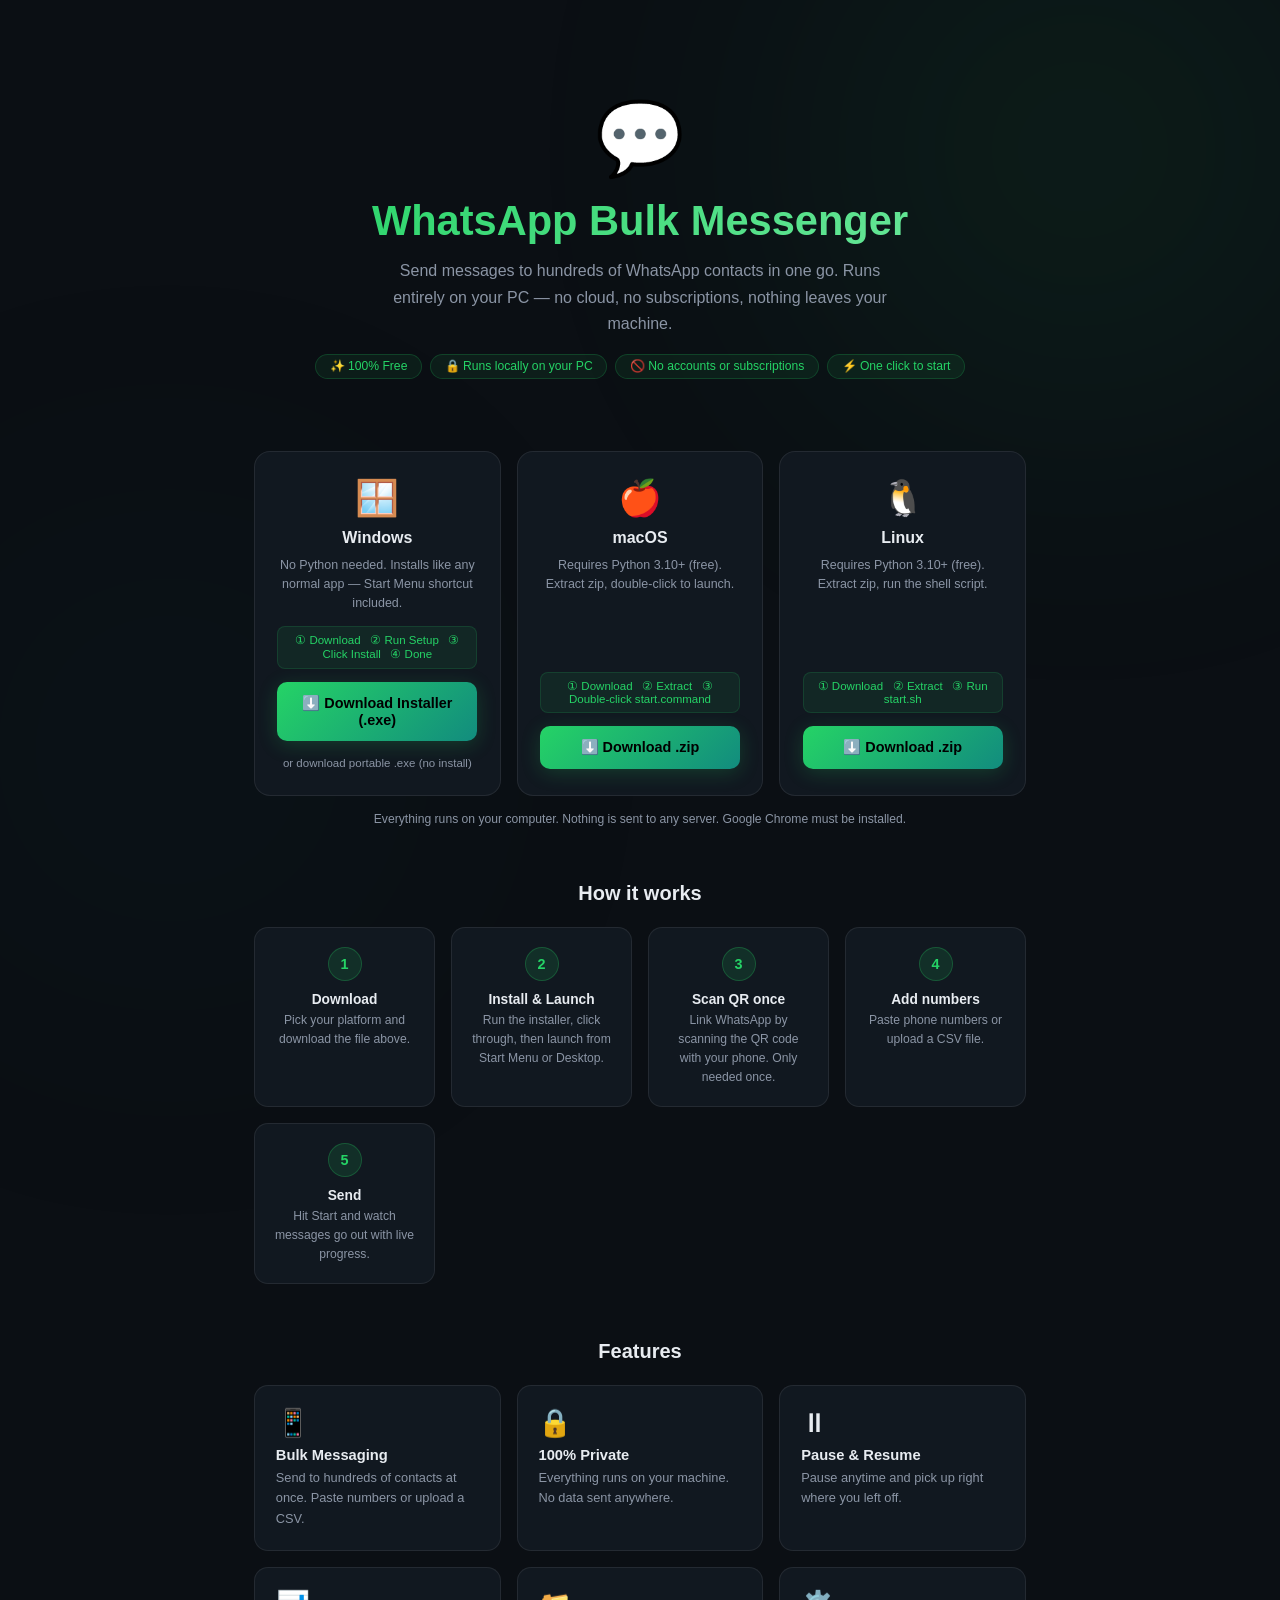
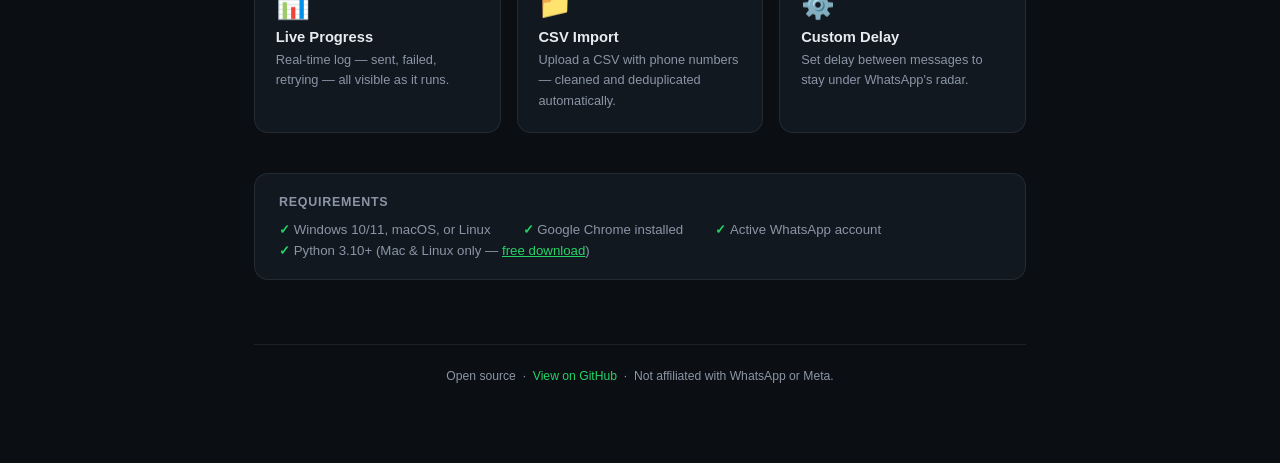
<file: docs/index.html>
<!DOCTYPE html>
<html lang="en">
<head>
    <meta charset="UTF-8">
    <meta name="viewport" content="width=device-width, initial-scale=1.0">
    <title>WhatsApp Bulk Messenger — Free Download</title>
    <meta name="description" content="Send WhatsApp messages to multiple contacts at once. Free desktop app. Runs 100% on your PC — one click to start.">
    <style>
        *, *::before, *::after { margin: 0; padding: 0; box-sizing: border-box; }

        :root {
            --green: #25D366;
            --green-dark: #128C7E;
            --teal: #075E54;
            --bg: #0b0f14;
            --card: #111820;
            --border: rgba(255,255,255,0.08);
            --text: #e8ecf1;
            --muted: #8b95a5;
        }

        body {
            font-family: -apple-system, BlinkMacSystemFont, 'Segoe UI', sans-serif;
            background: var(--bg); color: var(--text);
            min-height: 100vh; overflow-x: hidden;
        }

        body::before {
            content: ''; position: fixed;
            width: 600px; height: 600px; background: var(--green);
            border-radius: 50%; filter: blur(140px); opacity: 0.07;
            top: -150px; right: -100px; pointer-events: none;
        }
        body::after {
            content: ''; position: fixed;
            width: 500px; height: 500px; background: var(--teal);
            border-radius: 50%; filter: blur(140px); opacity: 0.06;
            bottom: -100px; left: -80px; pointer-events: none;
        }

        .wrap { max-width: 820px; margin: 0 auto; padding: 3rem 1.5rem 5rem; position: relative; z-index: 1; }

        /* ── Hero ── */
        .hero { text-align: center; padding: 3rem 0 2rem; }
        .hero-icon { font-size: 4.5rem; display: block; margin-bottom: 1rem; animation: float 3s ease-in-out infinite; }
        @keyframes float { 0%,100%{transform:translateY(0)} 50%{transform:translateY(-10px)} }

        .hero h1 {
            font-size: 2.6rem; font-weight: 800; line-height: 1.15;
            background: linear-gradient(135deg, var(--green), #6fe89d);
            -webkit-background-clip: text; -webkit-text-fill-color: transparent; background-clip: text;
        }
        .hero p { color: var(--muted); font-size: 1rem; margin-top: 0.85rem; max-width: 500px; margin-inline: auto; line-height: 1.65; }

        .badges { display: flex; gap: 0.5rem; justify-content: center; flex-wrap: wrap; margin-top: 1rem; }
        .badge {
            padding: 0.28rem 0.85rem;
            background: rgba(37,211,102,0.08); border: 1px solid rgba(37,211,102,0.2);
            border-radius: 20px; font-size: 0.76rem; color: var(--green); font-weight: 500;
        }

        /* ── Download cards ── */
        .dl-grid {
            display: grid;
            grid-template-columns: repeat(auto-fit, minmax(220px, 1fr));
            gap: 1rem; margin-top: 2.5rem;
        }

        .dl-card {
            background: var(--card);
            border: 1px solid var(--border);
            border-radius: 16px; padding: 1.6rem 1.4rem;
            display: flex; flex-direction: column; align-items: center;
            text-align: center; gap: 0.6rem;
            transition: border-color 0.2s, transform 0.2s;
        }
        .dl-card:hover { border-color: rgba(37,211,102,0.3); transform: translateY(-3px); }

        .dl-card__os { font-size: 2.2rem; }
        .dl-card__name { font-size: 1rem; font-weight: 700; }
        .dl-card__desc { font-size: 0.78rem; color: var(--muted); line-height: 1.5; flex: 1; }

        .dl-card__step {
            font-size: 0.72rem; color: var(--green);
            background: rgba(37,211,102,0.08);
            border: 1px solid rgba(37,211,102,0.15);
            border-radius: 8px; padding: 0.4rem 0.75rem;
            width: 100%; margin-top: 0.25rem;
        }

        .btn-dl {
            display: inline-flex; align-items: center; justify-content: center; gap: 0.5rem;
            width: 100%; padding: 0.8rem 1rem;
            background: linear-gradient(135deg, var(--green), var(--green-dark));
            color: #000; font-family: inherit; font-size: 0.9rem; font-weight: 700;
            border: none; border-radius: 10px; cursor: pointer; text-decoration: none;
            transition: all 0.2s; margin-top: 0.25rem;
            box-shadow: 0 4px 20px rgba(37,211,102,0.2);
        }
        .btn-dl:hover { transform: translateY(-1px); box-shadow: 0 6px 28px rgba(37,211,102,0.35); }

        .dl-note { text-align: center; font-size: 0.76rem; color: var(--muted); margin-top: 1rem; }

        /* ── Section title ── */
        .section-title { text-align: center; font-size: 1.25rem; font-weight: 700; margin: 3.5rem 0 1.4rem; }

        /* ── Features ── */
        .features { display: grid; grid-template-columns: repeat(auto-fit, minmax(210px, 1fr)); gap: 1rem; }
        .feat {
            background: var(--card); border: 1px solid var(--border);
            border-radius: 14px; padding: 1.3rem;
            transition: border-color 0.2s, transform 0.2s;
        }
        .feat:hover { border-color: rgba(37,211,102,0.2); transform: translateY(-2px); }
        .feat-icon { font-size: 1.7rem; margin-bottom: 0.5rem; }
        .feat h3 { font-size: 0.92rem; font-weight: 600; margin-bottom: 0.3rem; }
        .feat p { font-size: 0.8rem; color: var(--muted); line-height: 1.6; }

        /* ── Steps ── */
        .steps { display: grid; grid-template-columns: repeat(auto-fit, minmax(150px, 1fr)); gap: 1rem; }
        .step {
            background: var(--card); border: 1px solid var(--border);
            border-radius: 14px; padding: 1.2rem; text-align: center;
        }
        .step-num {
            width: 34px; height: 34px; border-radius: 50%;
            background: rgba(37,211,102,0.12); border: 1px solid rgba(37,211,102,0.25);
            color: var(--green); font-weight: 700; font-size: 0.9rem;
            display: flex; align-items: center; justify-content: center;
            margin: 0 auto 0.7rem;
        }
        .step h4 { font-size: 0.86rem; font-weight: 600; margin-bottom: 0.25rem; }
        .step p { font-size: 0.76rem; color: var(--muted); line-height: 1.55; }

        /* ── Requirements ── */
        .req {
            background: var(--card); border: 1px solid var(--border);
            border-radius: 14px; padding: 1.3rem 1.5rem; margin-top: 2.5rem;
        }
        .req h3 { font-size: 0.78rem; font-weight: 600; color: var(--muted); text-transform: uppercase; letter-spacing: 0.06em; margin-bottom: 0.8rem; }
        .req ul { list-style: none; display: flex; flex-wrap: wrap; gap: 0.4rem 2rem; }
        .req li { font-size: 0.83rem; color: var(--muted); }
        .req li::before { content: "✓  "; color: var(--green); font-weight: 700; }

        /* ── Footer ── */
        footer {
            text-align: center; margin-top: 4rem;
            padding-top: 1.5rem; border-top: 1px solid var(--border);
            font-size: 0.76rem; color: var(--muted);
        }
        footer a { color: var(--green); text-decoration: none; }
        footer a:hover { text-decoration: underline; }

        @media(max-width:600px) {
            .hero h1 { font-size: 1.9rem; }
            .wrap { padding: 2rem 1rem 4rem; }
        }
    </style>
</head>
<body>
<div class="wrap">

    <!-- Hero -->
    <div class="hero">
        <span class="hero-icon">💬</span>
        <h1>WhatsApp Bulk Messenger</h1>
        <p>Send messages to hundreds of WhatsApp contacts in one go. Runs entirely on your PC — no cloud, no subscriptions, nothing leaves your machine.</p>
        <div class="badges">
            <span class="badge">✨ 100% Free</span>
            <span class="badge">🔒 Runs locally on your PC</span>
            <span class="badge">🚫 No accounts or subscriptions</span>
            <span class="badge">⚡ One click to start</span>
        </div>
    </div>

    <!-- Download cards -->
    <!--
        RELEASE CHECKLIST:
        - Windows .exe  → build with build_exe.bat, upload to GitHub Releases
        - Mac .zip      → zip the whole project folder (includes start.command)
        - Linux .zip    → same zip works, user runs start.sh
        Update the href values below to your actual release asset URLs.
    -->
    <div class="dl-grid">

        <div class="dl-card">
            <div class="dl-card__os">🪟</div>
            <div class="dl-card__name">Windows</div>
            <div class="dl-card__desc">No Python needed. Installs like any normal app — Start Menu shortcut included.</div>
            <div class="dl-card__step">① Download &nbsp; ② Run Setup &nbsp; ③ Click Install &nbsp; ④ Done</div>
            <a class="btn-dl" href="https://github.com/devang-kumar/whatsapp-msg-automation/releases/latest/download/WhatsApp-Bulk-Messenger-Setup.exe" download>
                ⬇️ Download Installer (.exe)
            </a>
            <a style="font-size:0.72rem;color:var(--muted);margin-top:0.4rem;text-decoration:none;" href="https://github.com/devang-kumar/whatsapp-msg-automation/releases/latest/download/WhatsApp.Bulk.Messenger.exe" download>
                or download portable .exe (no install)
            </a>
        </div>

        <div class="dl-card">
            <div class="dl-card__os">🍎</div>
            <div class="dl-card__name">macOS</div>
            <div class="dl-card__desc">Requires Python 3.10+ (free). Extract zip, double-click to launch.</div>
            <div class="dl-card__step">① Download &nbsp; ② Extract &nbsp; ③ Double-click start.command</div>
            <a class="btn-dl" href="https://github.com/devang-kumar/whatsapp-msg-automation/releases/latest/download/WhatsApp.Bulk.Messenger.mac.zip" download>
                ⬇️ Download .zip
            </a>
        </div>

        <div class="dl-card">
            <div class="dl-card__os">🐧</div>
            <div class="dl-card__name">Linux</div>
            <div class="dl-card__desc">Requires Python 3.10+ (free). Extract zip, run the shell script.</div>
            <div class="dl-card__step">① Download &nbsp; ② Extract &nbsp; ③ Run start.sh</div>
            <a class="btn-dl" href="https://github.com/devang-kumar/whatsapp-msg-automation/releases/latest/download/WhatsApp.Bulk.Messenger.linux.zip" download>
                ⬇️ Download .zip
            </a>
        </div>

    </div>
    <p class="dl-note">Everything runs on your computer. Nothing is sent to any server. Google Chrome must be installed.</p>

    <!-- How it works -->
    <div class="section-title">How it works</div>
    <div class="steps">
        <div class="step">
            <div class="step-num">1</div>
            <h4>Download</h4>
            <p>Pick your platform and download the file above.</p>
        </div>
        <div class="step">
            <div class="step-num">2</div>
            <h4>Install &amp; Launch</h4>
            <p>Run the installer, click through, then launch from Start Menu or Desktop.</p>
        </div>
        <div class="step">
            <div class="step-num">3</div>
            <h4>Scan QR once</h4>
            <p>Link WhatsApp by scanning the QR code with your phone. Only needed once.</p>
        </div>
        <div class="step">
            <div class="step-num">4</div>
            <h4>Add numbers</h4>
            <p>Paste phone numbers or upload a CSV file.</p>
        </div>
        <div class="step">
            <div class="step-num">5</div>
            <h4>Send</h4>
            <p>Hit Start and watch messages go out with live progress.</p>
        </div>
    </div>

    <!-- Features -->
    <div class="section-title">Features</div>
    <div class="features">
        <div class="feat">
            <div class="feat-icon">📱</div>
            <h3>Bulk Messaging</h3>
            <p>Send to hundreds of contacts at once. Paste numbers or upload a CSV.</p>
        </div>
        <div class="feat">
            <div class="feat-icon">🔒</div>
            <h3>100% Private</h3>
            <p>Everything runs on your machine. No data sent anywhere.</p>
        </div>
        <div class="feat">
            <div class="feat-icon">⏸</div>
            <h3>Pause & Resume</h3>
            <p>Pause anytime and pick up right where you left off.</p>
        </div>
        <div class="feat">
            <div class="feat-icon">📊</div>
            <h3>Live Progress</h3>
            <p>Real-time log — sent, failed, retrying — all visible as it runs.</p>
        </div>
        <div class="feat">
            <div class="feat-icon">📁</div>
            <h3>CSV Import</h3>
            <p>Upload a CSV with phone numbers — cleaned and deduplicated automatically.</p>
        </div>
        <div class="feat">
            <div class="feat-icon">⚙️</div>
            <h3>Custom Delay</h3>
            <p>Set delay between messages to stay under WhatsApp's radar.</p>
        </div>
    </div>

    <!-- Requirements -->
    <div class="req">
        <h3>Requirements</h3>
        <ul>
            <li>Windows 10/11, macOS, or Linux</li>
            <li>Google Chrome installed</li>
            <li>Active WhatsApp account</li>
            <li>Python 3.10+ (Mac &amp; Linux only — <a href="https://python.org" style="color:var(--green)">free download</a>)</li>
        </ul>
    </div>

    <footer>
        <p>Open source &nbsp;·&nbsp; <a href="https://github.com/devang-kumar/whatsapp-msg-automation" target="_blank">View on GitHub</a> &nbsp;·&nbsp; Not affiliated with WhatsApp or Meta.</p>
    </footer>

</div>
</body>
</html>
</file>
